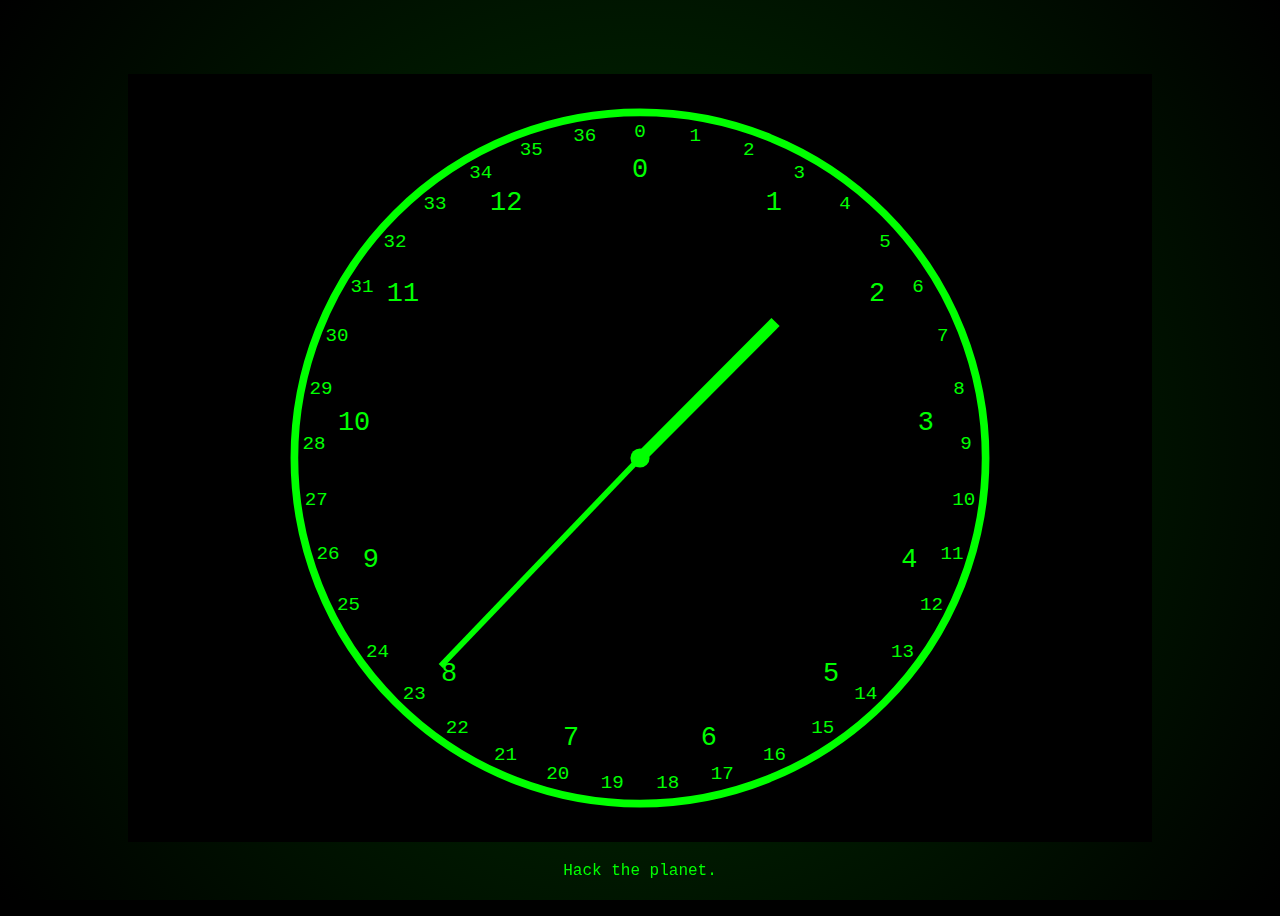
<file: leet.html>
<!DOCTYPE html>
<html lang="en">
<head>
  <meta charset="UTF-8" />
  <meta name="viewport" content="width=device-width, initial-scale=1.0" />
  <title>Leet Clock</title>
  <style>
    body {
      background-color: black;
      color: lime;
      font-family: monospace;
      display: flex;
      justify-content: center;
      align-items: center;
      height: 100vh;
      overflow: hidden;
    }
    svg {
      background-color: black;
    }
    .background {
      position: fixed;
      width: 100%;
      height: 100%;
      top: 0;
      left: 0;
      z-index: -1;
      background: radial-gradient(circle, rgba(0,255,0,0.2) 0%, rgba(0,0,0,1) 100%);
      animation: pulse 5s infinite;
    }
    @keyframes pulse {
      0% { opacity: 0.9; }
      50% { opacity: 0.5; }
      100% { opacity: 0.9; }
    }
    #quote {
      position: absolute;
      bottom: 20px;
      color: lime;
      font-size: 1rem;
      text-align: center;
      width: 100%;
    }
  </style>
</head>
<body>
  <div class="background"></div>
  <svg id="leetClock" width="1024" height="768" viewBox="0 0 400 400">
    <!-- Clock face -->
    <circle cx="200" cy="200" r="180" stroke="lime" stroke-width="4" fill="none" />

    <!-- Hour and minute labels -->
    <g id="labels" fill="lime" font-size="14" font-family="monospace" text-anchor="middle" dominant-baseline="middle"></g>

    <!-- Minute hand -->
    <line id="minuteHand" x1="200" y1="200" x2="200" y2="50" stroke="lime" stroke-width="3" />
    <!-- Hour hand -->
    <line id="hourHand" x1="200" y1="200" x2="200" y2="100" stroke="lime" stroke-width="6" />
    <!-- Center dot -->
    <circle cx="200" cy="200" r="5" fill="lime" />
  </svg>

  <div id="quote"></div>

  <audio id="sound" src="https://www.soundjay.com/button/beep-07.wav" preload="auto"></audio>

  <script>
    const centerX = 200;
    const centerY = 200;
    const hourRadius = 150;
    const minuteRadius = 170;

    const hourCount = 13;
    const minuteCount = 37;
    const labelGroup = document.getElementById("labels");

    // Draw hour labels
    for (let i = 0; i < hourCount; i++) {
      const angle = ((360 / hourCount) * i - 90) * (Math.PI / 180);
      const x = centerX + hourRadius * Math.cos(angle);
      const y = centerY + hourRadius * Math.sin(angle);
      const text = document.createElementNS("http://www.w3.org/2000/svg", "text");
      text.setAttribute("x", x);
      text.setAttribute("y", y);
      text.textContent = i.toString();
      labelGroup.appendChild(text);
    }

    // Draw minute labels
    for (let i = 0; i < minuteCount; i++) {
      const angle = ((360 / minuteCount) * i - 90) * (Math.PI / 180);
      const x = centerX + minuteRadius * Math.cos(angle);
      const y = centerY + minuteRadius * Math.sin(angle);
      const text = document.createElementNS("http://www.w3.org/2000/svg", "text");
      text.setAttribute("x", x);
      text.setAttribute("y", y);
      text.setAttribute("font-size", "10");
      text.textContent = i.toString();
      labelGroup.appendChild(text);
    }

    const quotes = [
      "All your base are belong to us.",
      "I'm in your clock, showing your time.",
      "Leetness is a mindset.",
      "Hack the planet.",
      "There is no spoon... just time.",
      "Kello 13:37 - aikaa olla leet."
    ];

    function getRandomQuote() {
      return quotes[Math.floor(Math.random() * quotes.length)];
    }

    function updateClock() {
      const now = new Date();
      const realHours = now.getHours();
      const realMinutes = now.getMinutes();
      const realSeconds = now.getSeconds();

      // Map real time to leet time so that 13:37 in real time => 13:37 in leet time
      const totalRealMinutes = realHours * 60 + realMinutes + realSeconds / 60;
      const totalLeetMinutes = ((totalRealMinutes - (13 * 60 + 37) + 1440) % 1440);
      const leetHour = Math.floor((totalLeetMinutes / 1440) * hourCount);
      const leetMinute = Math.floor(((totalLeetMinutes % (1440 / hourCount)) / (1440 / hourCount)) * minuteCount);

      const minuteAngle = (leetMinute / minuteCount) * 360;
      const hourAngle = ((leetHour + leetMinute / minuteCount) / hourCount) * 360;

      const setHand = (id, angleDeg, length) => {
        const angleRad = (angleDeg - 90) * (Math.PI / 180);
        const x2 = centerX + length * Math.cos(angleRad);
        const y2 = centerY + length * Math.sin(angleRad);
        const hand = document.getElementById(id);
        hand.setAttribute("x2", x2);
        hand.setAttribute("y2", y2);
      };

      setHand("minuteHand", minuteAngle, 150);
      setHand("hourHand", hourAngle, 100);

      // Leet alert
      if (realHours === 13 && realMinutes === 37 && realSeconds === 0) {
        document.getElementById("sound").play();
        document.getElementById("quote").textContent = "\u{1F389} 13:37 Achieved! Stay leet. \u{1F389}";
      }
    }

    document.getElementById("quote").textContent = getRandomQuote();
    setInterval(updateClock, 1000);
    updateClock();
  </script>
</body>
</html>
</file>
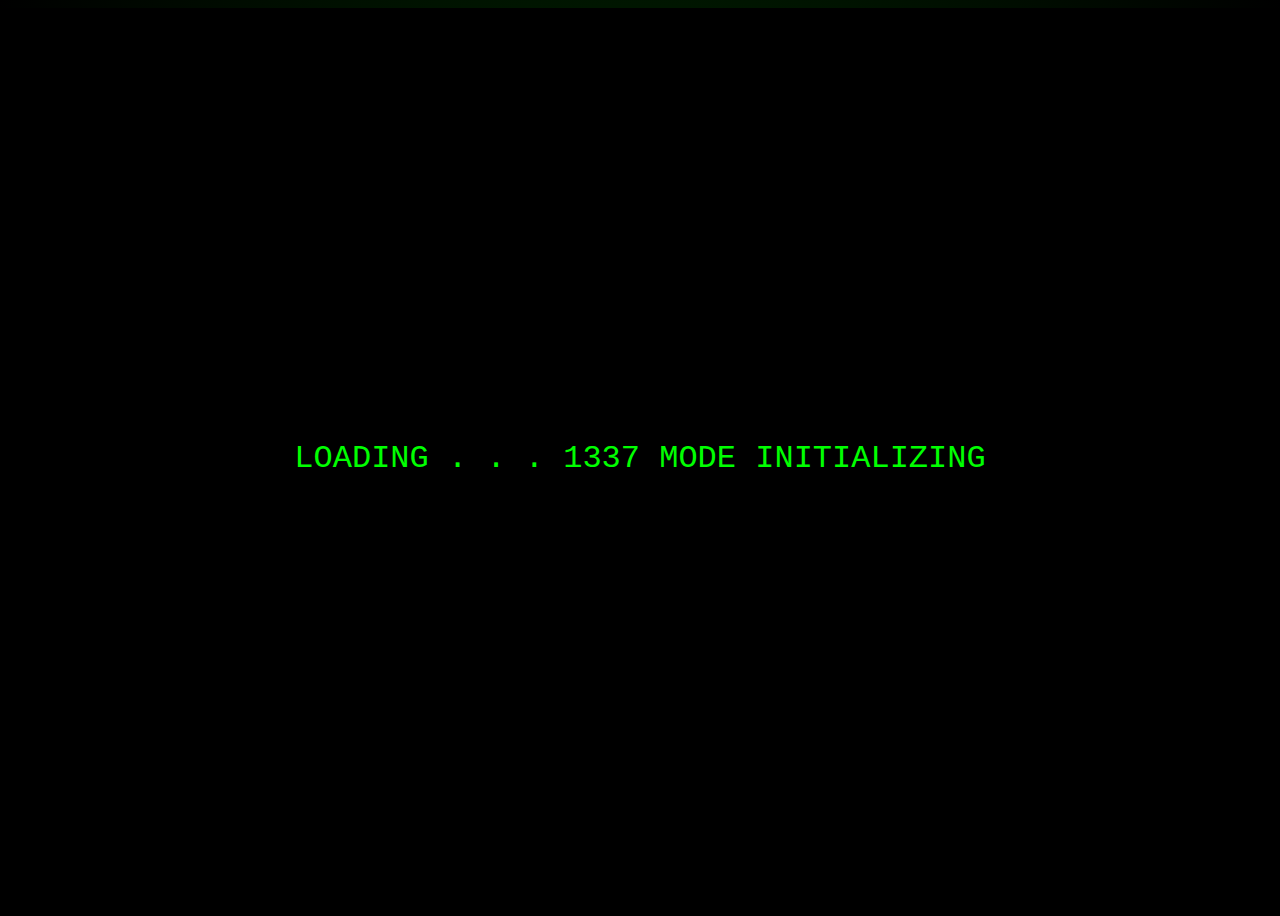
<file: leetkello1.0.html>
<!DOCTYPE html>
<html lang="en">
<head>
  <meta charset="UTF-8" />
  <meta name="viewport" content="width=device-width, initial-scale=1.0" />
  <title>Leet Clock</title>
  <style>
    :root {
      --bg-color: black;
      --text-color: lime;
    }
    body {
      background-color: var(--bg-color);
      color: var(--text-color);
      font-family: monospace;
      display: flex;
      flex-direction: column;
      justify-content: center;
      align-items: center;
      height: 100vh;
      overflow: hidden;
      transition: background-color 0.5s, color 0.5s;
    }
    svg {
      background-color: var(--bg-color);
    }
    .background {
      position: fixed;
      width: 100%;
      height: 100%;
      top: 0;
      left: 0;
      z-index: -1;
      background: radial-gradient(circle, rgba(0,255,0,0.2) 0%, rgba(0,0,0,1) 100%);
      animation: pulse 5s infinite;
    }
    @keyframes pulse {
      0% { opacity: 0.9; }
      50% { opacity: 0.5; }
      100% { opacity: 0.9; }
    }
    #quote {
      color: var(--text-color);
      font-size: 1rem;
      text-align: center;
      margin-top: 1rem;
    }
    #digital {
      font-size: 1.5rem;
      margin-top: 1rem;
      color: var(--text-color);
    }
    #toggleTheme, #toggleMode {
      position: absolute;
      top: 10px;
      background: none;
      border: 1px solid var(--text-color);
      color: var(--text-color);
      padding: 5px 10px;
      font-family: monospace;
      cursor: pointer;
    }
    #toggleTheme {
      right: 10px;
    }
    #toggleMode {
      left: 10px;
    }
    #startup {
      position: absolute;
      width: 100%;
      height: 100%;
      background-color: black;
      color: lime;
      font-size: 2rem;
      display: flex;
      align-items: center;
      justify-content: center;
      z-index: 10;
      animation: fadeOut 1s forwards;
    }
    @keyframes fadeOut {
      0% { opacity: 1; }
      90% { opacity: 1; }
      100% { opacity: 0; visibility: hidden; }
    }
  </style>
</head>
<body>
  <div id="startup">LOADING . . . 1337 MODE INITIALIZING</div>
  <div class="background"></div>
  <button id="toggleTheme">Toggle Theme</button>
  <button id="toggleMode">Leet Mode</button>
  <svg id="leetClock" width="1024" height="768" viewBox="0 0 400 400">
    <circle cx="200" cy="200" r="180" stroke="lime" stroke-width="4" fill="none" />
    <g id="labels" fill="lime" font-size="14" font-family="monospace" text-anchor="middle" dominant-baseline="middle"></g>
    <line id="minuteHand" x1="200" y1="200" x2="200" y2="50" stroke="lime" stroke-width="3" style="transition: all 0.5s ease;" />
    <line id="hourHand" x1="200" y1="200" x2="200" y2="100" stroke="lime" stroke-width="6" style="transition: all 0.5s ease;" />
    <circle cx="200" cy="200" r="5" fill="lime" />
  </svg>
  <div id="digital"></div>
  <div id="quote"></div>
  <audio id="sound" src="https://www.soundjay.com/button/beep-07.wav" preload="auto"></audio>
  <script>
    const centerX = 200;
    const centerY = 200;
    let mode = 'leet';

    const modeSettings = {
      leet: { hours: 13, minutes: 37, label: "Leet time" },
      real: { hours: 24, minutes: 60, label: "Real time" },
      sata: { hours: 100, minutes: 100, label: "Sata time" },
    };

    const labelGroup = document.getElementById("labels");

    function drawLabels(hourCount, minuteCount) {
      labelGroup.innerHTML = '';
      const hourRadius = 150;
      const minuteRadius = 170;
      for (let i = 0; i < hourCount; i++) {
        const angle = ((360 / hourCount) * i - 90) * (Math.PI / 180);
        const x = centerX + hourRadius * Math.cos(angle);
        const y = centerY + hourRadius * Math.sin(angle);
        const text = document.createElementNS("http://www.w3.org/2000/svg", "text");
        text.setAttribute("x", x);
        text.setAttribute("y", y);
        text.setAttribute("font-size", "10");
        text.textContent = i.toString();
        labelGroup.appendChild(text);
      }
      for (let i = 0; i < minuteCount; i++) {
        const angle = ((360 / minuteCount) * i - 90) * (Math.PI / 180);
        const x = centerX + minuteRadius * Math.cos(angle);
        const y = centerY + minuteRadius * Math.sin(angle);
        const text = document.createElementNS("http://www.w3.org/2000/svg", "text");
        text.setAttribute("x", x);
        text.setAttribute("y", y);
        text.setAttribute("font-size", "10");
        text.textContent = i.toString();
        labelGroup.appendChild(text);
      }
    }

    function updateClock() {
      const now = new Date();
      const realHours = now.getHours();
      const realMinutes = now.getMinutes();
      const realSeconds = now.getSeconds();

      const secondsInDay = 24 * 60 * 60;
      const nowInSeconds = realHours * 3600 + realMinutes * 60 + realSeconds;
      const fractionOfDay = nowInSeconds / secondsInDay;

      const hourCount = modeSettings[mode].hours;
      const minuteCount = modeSettings[mode].minutes;
      const totalMinutes = fractionOfDay * (hourCount * minuteCount);
      const customHour = Math.floor(totalMinutes / minuteCount) % hourCount;
      const customMinute = Math.floor(totalMinutes % minuteCount);

      const minuteAngle = (customMinute / minuteCount) * 360;
      const hourAngle = ((customHour + customMinute / minuteCount) / hourCount) * 360;

      const setHand = (id, angleDeg, length) => {
        const angleRad = (angleDeg - 90) * (Math.PI / 180);
        const x2 = centerX + length * Math.cos(angleRad);
        const y2 = centerY + length * Math.sin(angleRad);
        const hand = document.getElementById(id);
        hand.setAttribute("x2", x2);
        hand.setAttribute("y2", y2);
      };

      setHand("minuteHand", minuteAngle, 150);
      setHand("hourHand", hourAngle, 100);

      document.getElementById("digital").textContent = `${modeSettings[mode].label}: ${customHour.toString().padStart(2, '0')}:${customMinute.toString().padStart(2, '0')}`;

      if (realHours === 13 && realMinutes === 37 && realSeconds === 0) {
        document.getElementById("sound").play();
        document.getElementById("quote").textContent = "🎉 13:37 Achieved! Stay leet. 🎉";
      }
    }

    function updateQuote() {
      const quotes = [
        "All your base are belong to us.",
        "I'm in your clock, showing your time.",
        "Leetness is a mindset.",
        "Hack the planet.",
        "There is no spoon... just time.",
        "Kello 13:37 - aikaa olla leet."
      ];
      document.getElementById("quote").textContent = quotes[Math.floor(Math.random() * quotes.length)];
    }

    document.getElementById("toggleTheme").addEventListener("click", () => {
      const root = document.documentElement;
      const isDark = getComputedStyle(root).getPropertyValue('--bg-color').trim() === 'black';
      root.style.setProperty('--bg-color', isDark ? 'white' : 'black');
      root.style.setProperty('--text-color', isDark ? 'black' : 'lime');
    });

    document.getElementById("toggleMode").addEventListener("click", () => {
      const modes = Object.keys(modeSettings);
      const currentIndex = modes.indexOf(mode);
      mode = modes[(currentIndex + 1) % modes.length];
      drawLabels(modeSettings[mode].hours, modeSettings[mode].minutes);
    });

    drawLabels(modeSettings[mode].hours, modeSettings[mode].minutes);
    updateQuote();
    setInterval(updateQuote, 3600000);
    setInterval(updateClock, 1000);
    updateClock();
  </script>
</body>
</html>
</file>
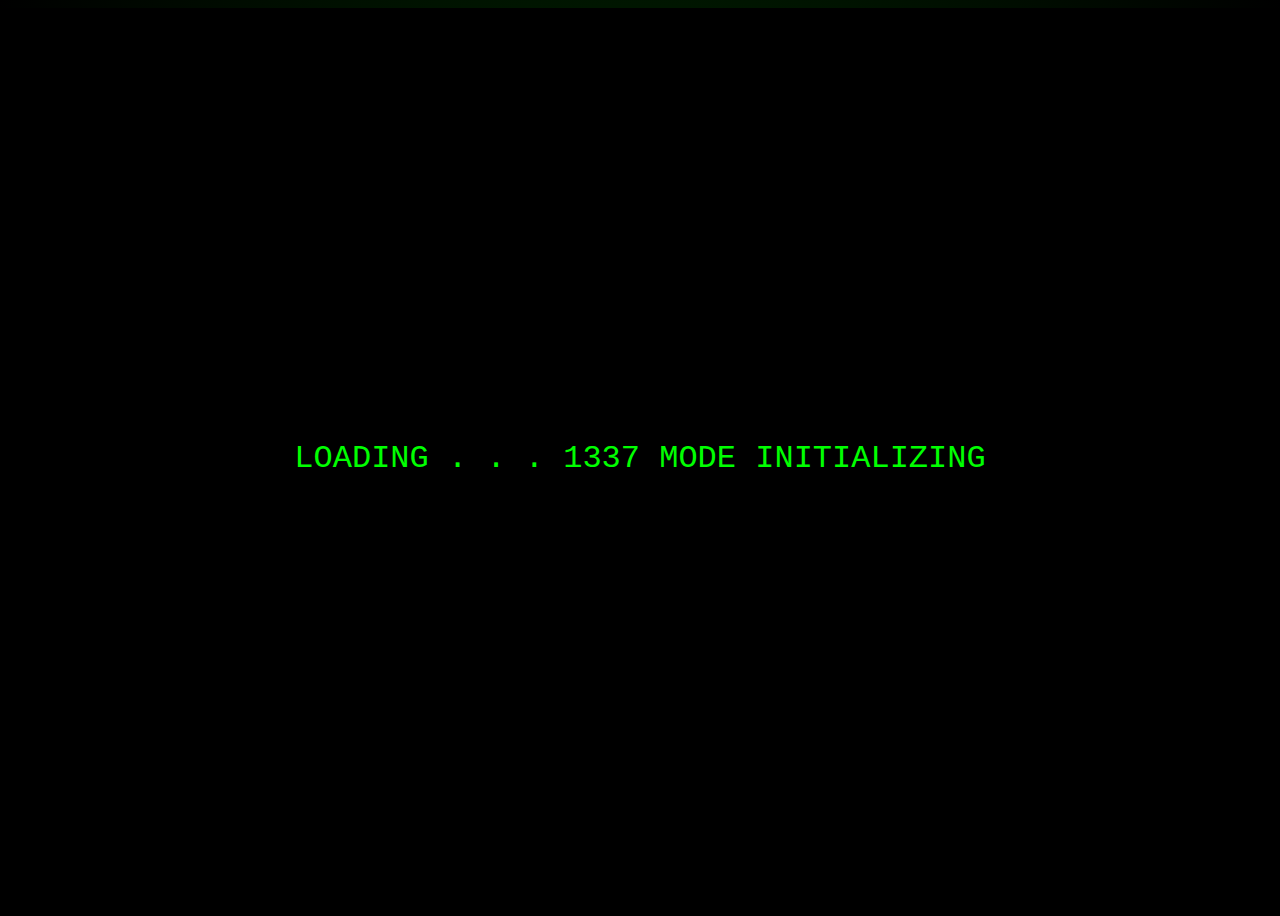
<file: leetkello2.0.html>
<!DOCTYPE html>
<html lang="en">
<head>
  <meta charset="UTF-8" />
  <meta name="viewport" content="width=device-width, initial-scale=1.0" />
  <title>Leet Clock</title>
  <style>
    :root {
      --bg-color: black;
      --text-color: lime;
    }
    body {
      background-color: var(--bg-color);
      color: var(--text-color);
      font-family: monospace;
      display: flex;
      flex-direction: column;
      justify-content: center;
      align-items: center;
      height: 100vh;
      overflow: hidden;
      transition: background-color 0.5s, color 0.5s;
    }
    svg {
      background-color: transparent;
    }
    .background {
      position: fixed;
      width: 100%;
      height: 100%;
      top: 0;
      left: 0;
      z-index: -1;
      background: radial-gradient(circle, rgba(0,255,0,0.2) 0%, rgba(0,0,0,1) 100%);
      animation: pulse 5s infinite;
    }
    @keyframes pulse {
      0% { opacity: 0.9; }
      50% { opacity: 0.5; }
      100% { opacity: 0.9; }
    }
    #quote {
      color: var(--text-color);
      font-size: 1rem;
      text-align: center;
      margin-top: 1rem;
    }
    #digital {
      font-size: 1.5rem;
      margin-top: 1rem;
      color: var(--text-color);
    }
    #toggleTheme, #toggleMode {
      position: absolute;
      top: 10px;
      background: none;
      border: 1px solid var(--text-color);
      color: var(--text-color);
      padding: 5px 10px;
      font-family: monospace;
      cursor: pointer;
    }
    #toggleTheme {
      right: 10px;
    }
    #toggleMode {
      left: 10px;
    }
    #startup {
      position: absolute;
      width: 100%;
      height: 100%;
      background-color: black;
      color: lime;
      font-size: 2rem;
      display: flex;
      align-items: center;
      justify-content: center;
      z-index: 10;
      animation: fadeOut 1s forwards;
    }
    @keyframes fadeOut {
      0% { opacity: 1; }
      90% { opacity: 1; }
      100% { opacity: 0; visibility: hidden; }
    }
  </style>
</head>
<body>
  <div id="startup">LOADING . . . 1337 MODE INITIALIZING</div>
  <div class="background"></div>
  <button id="toggleTheme">Toggle Theme</button>
  <button id="toggleMode">Leet Mode</button>
  <svg id="leetClock" width="1024" height="768" viewBox="0 0 400 400">
    <circle cx="200" cy="200" r="180" stroke="lime" stroke-width="4" fill="none" />
    <g id="labels" fill="lime" font-family="monospace" text-anchor="middle" dominant-baseline="middle"></g>
    <line id="minuteHand" x1="200" y1="200" x2="200" y2="50" stroke="lime" stroke-width="3" style="transition: all 0.5s ease;" />
    <line id="hourHand" x1="200" y1="200" x2="200" y2="100" stroke="lime" stroke-width="6" style="transition: all 0.5s ease;" />
    <circle cx="200" cy="200" r="5" fill="lime" />
  </svg>
  <div id="digital"></div>
  <div id="quote"></div>
  <audio id="sound" src="https://www.soundjay.com/button/beep-07.wav" preload="auto"></audio>
  <script>
    const centerX = 200;
    const centerY = 200;
    let mode = 'leet';

    const modeSettings = {
      leet: { hours: 13, minutes: 37, label: "Leet time", hourFont: 12, minuteFont: 8 },
      real: { hours: 24, minutes: 60, label: "Real time", hourFont: 14, minuteFont: 10 },
      sata: { hours: 100, minutes: 100, label: "Sata time", hourFont: 8, minuteFont: 8 },
    };

    const labelGroup = document.getElementById("labels");

    function drawLabels(hourCount, minuteCount) {
      labelGroup.innerHTML = '';
      const hourRadius = 150;
      const minuteRadius = 170;
      const settings = modeSettings[mode];
      for (let i = 0; i < hourCount; i++) {
        const angle = ((360 / hourCount) * i - 90) * (Math.PI / 180);
        const x = centerX + hourRadius * Math.cos(angle);
        const y = centerY + hourRadius * Math.sin(angle);
        const text = document.createElementNS("http://www.w3.org/2000/svg", "text");
        text.setAttribute("x", x);
        text.setAttribute("y", y);
        text.setAttribute("font-size", settings.hourFont);
        text.textContent = i.toString();
        labelGroup.appendChild(text);
      }
      for (let i = 0; i < minuteCount; i++) {
        const angle = ((360 / minuteCount) * i - 90) * (Math.PI / 180);
        const x = centerX + minuteRadius * Math.cos(angle);
        const y = centerY + minuteRadius * Math.sin(angle);
        const text = document.createElementNS("http://www.w3.org/2000/svg", "text");
        text.setAttribute("x", x);
        text.setAttribute("y", y);
        text.setAttribute("font-size", settings.minuteFont);
        text.textContent = i.toString();
        labelGroup.appendChild(text);
      }
    }

    function updateClock() {
      const now = new Date();
      const realHours = now.getHours();
      const realMinutes = now.getMinutes();
      const realSeconds = now.getSeconds();

      const secondsInDay = 24 * 60 * 60;
      const nowInSeconds = realHours * 3600 + realMinutes * 60 + realSeconds;
      const fractionOfDay = nowInSeconds / secondsInDay;

      const settings = modeSettings[mode];
      const hourCount = settings.hours;
      const minuteCount = settings.minutes;
      const totalMinutes = fractionOfDay * (hourCount * minuteCount);
      const customHour = Math.floor(totalMinutes / minuteCount) % hourCount;
      const customMinute = Math.floor(totalMinutes % minuteCount);

      const minuteAngle = (customMinute / minuteCount) * 360;
      const hourAngle = ((customHour + customMinute / minuteCount) / hourCount) * 360;

      const setHand = (id, angleDeg, length) => {
        const angleRad = (angleDeg - 90) * (Math.PI / 180);
        const x2 = centerX + length * Math.cos(angleRad);
        const y2 = centerY + length * Math.sin(angleRad);
        const hand = document.getElementById(id);
        hand.setAttribute("x2", x2);
        hand.setAttribute("y2", y2);
      };

      setHand("minuteHand", minuteAngle, 150);
      setHand("hourHand", hourAngle, 100);

      document.getElementById("digital").textContent = `${settings.label}: ${customHour.toString().padStart(2, '0')}:${customMinute.toString().padStart(2, '0')}`;

      if (realHours === 13 && realMinutes === 37 && realSeconds === 0) {
        document.getElementById("sound").play();
        document.getElementById("quote").textContent = "🎉 13:37 Achieved! Stay leet. 🎉";
      }
    }

    function updateQuote() {
      const quotes = [
        "All your base are belong to us.",
        "I'm in your clock, showing your time.",
        "Leetness is a mindset.",
        "Hack the planet.",
        "There is no spoon... just time.",
        "Kello 13:37 - aikaa olla leet."
      ];
      document.getElementById("quote").textContent = quotes[Math.floor(Math.random() * quotes.length)];
    }

    document.getElementById("toggleTheme").addEventListener("click", () => {
      const root = document.documentElement;
      const isDark = getComputedStyle(root).getPropertyValue('--bg-color').trim() === 'black';
      root.style.setProperty('--bg-color', isDark ? 'white' : 'black');
      root.style.setProperty('--text-color', isDark ? 'black' : 'lime');
    });

    document.getElementById("toggleMode").addEventListener("click", () => {
      const modes = Object.keys(modeSettings);
      const currentIndex = modes.indexOf(mode);
      mode = modes[(currentIndex + 1) % modes.length];
      drawLabels(modeSettings[mode].hours, modeSettings[mode].minutes);
      updateClock();
    });

    drawLabels(modeSettings[mode].hours, modeSettings[mode].minutes);
    updateQuote();
    setInterval(updateQuote, 3600000);
    setInterval(updateClock, 1000);
    updateClock();
  </script>
</body>
</html>
</file>
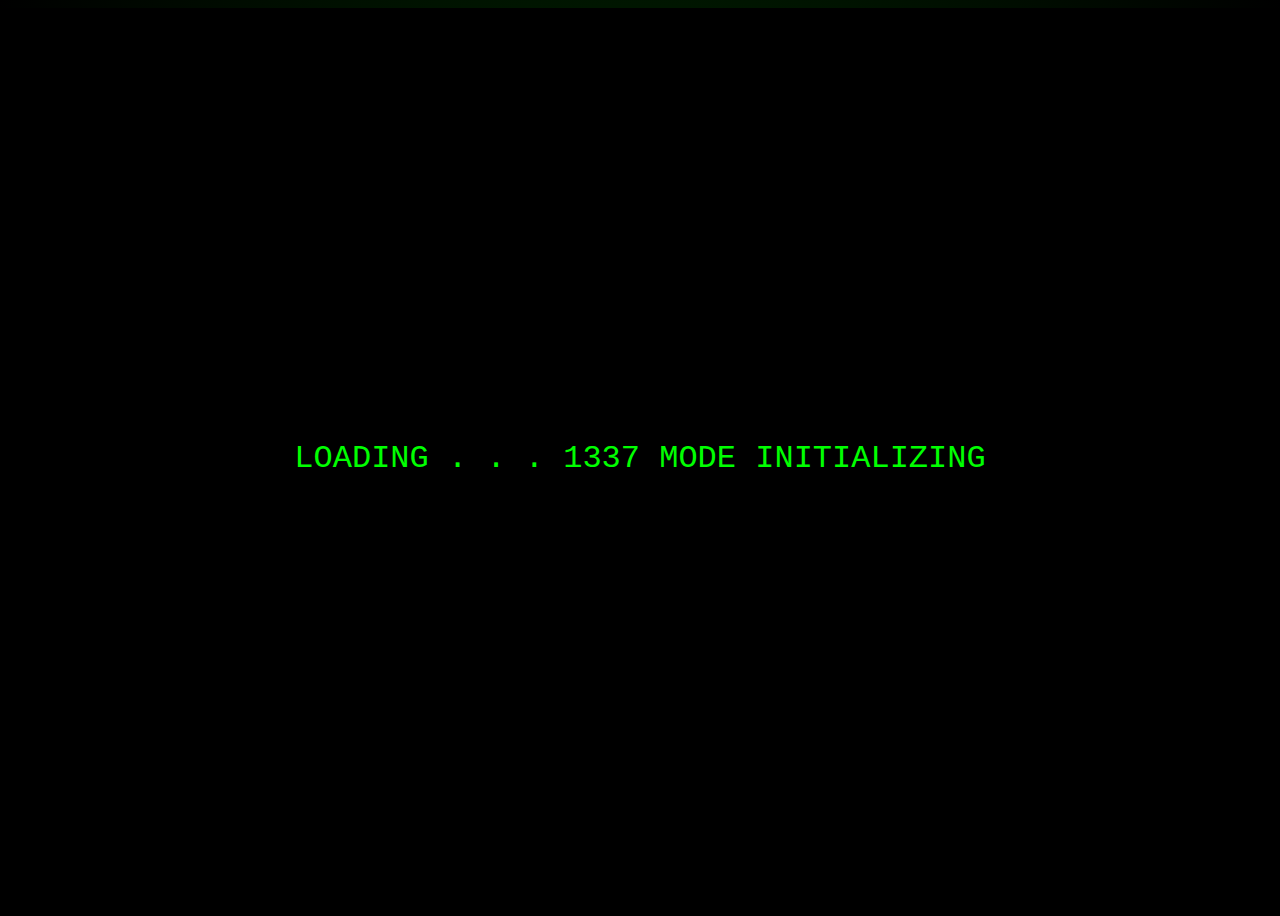
<file: leetkello3.0.html>
<!DOCTYPE html>
<html lang="en">
<head>
  <meta charset="UTF-8" />
  <meta name="viewport" content="width=device-width, initial-scale=1.0" />
  <title>Leet Clock</title>
  <style>
    :root {
      --bg-color: black;
      --text-color: lime;
    }
    body {
      background-color: var(--bg-color);
      color: var(--text-color);
      font-family: monospace;
      display: flex;
      flex-direction: column;
      justify-content: center;
      align-items: center;
      height: 100vh;
      overflow: hidden;
      transition: background-color 0.5s, color 0.5s;
    }
    svg {
      background-color: transparent;
    }
    .background {
      position: fixed;
      width: 100%;
      height: 100%;
      top: 0;
      left: 0;
      z-index: -1;
      background: radial-gradient(circle, rgba(0,255,0,0.2) 0%, rgba(0,0,0,1) 100%);
      animation: pulse 5s infinite;
    }
    @keyframes pulse {
      0% { opacity: 0.9; }
      50% { opacity: 0.5; }
      100% { opacity: 0.9; }
    }
    #quote {
      color: var(--text-color);
      font-size: 1rem;
      text-align: center;
      margin-top: 1rem;
    }
    #digital {
      font-size: 1.5rem;
      margin-top: 1rem;
      color: var(--text-color);
    }
    #toggleTheme, #toggleMode {
      position: absolute;
      top: 10px;
      background: none;
      border: 1px solid var(--text-color);
      color: var(--text-color);
      padding: 5px 10px;
      font-family: monospace;
      cursor: pointer;
    }
    #toggleTheme {
      right: 10px;
    }
    #toggleMode {
      left: 10px;
    }
    #startup {
      position: absolute;
      width: 100%;
      height: 100%;
      background-color: black;
      color: lime;
      font-size: 2rem;
      display: flex;
      align-items: center;
      justify-content: center;
      z-index: 10;
      animation: fadeOut 1s forwards;
    }
    @keyframes fadeOut {
      0% { opacity: 1; }
      90% { opacity: 1; }
      100% { opacity: 0; visibility: hidden; }
    }
  </style>
</head>
<body>
  <div id="startup">LOADING . . . 1337 MODE INITIALIZING</div>
  <div class="background"></div>
  <button id="toggleTheme">Toggle Theme</button>
  <button id="toggleMode">Leet Mode</button>
  <svg id="leetClock" width="1024" height="768" viewBox="0 0 400 400">
    <circle cx="200" cy="200" r="180" stroke="lime" stroke-width="4" fill="none" />
    <g id="labels" fill="lime" font-family="monospace" text-anchor="middle" dominant-baseline="middle"></g>
    <line id="minuteHand" x1="200" y1="200" x2="200" y2="50" stroke="lime" stroke-width="3" style="transition: all 0.5s ease;" />
    <line id="hourHand" x1="200" y1="200" x2="200" y2="100" stroke="lime" stroke-width="6" style="transition: all 0.5s ease;" />
    <circle cx="200" cy="200" r="5" fill="lime" />
  </svg>
  <div id="digital"></div>
  <div id="quote"></div>
  <audio id="sound" src="https://www.soundjay.com/button/beep-07.wav" preload="auto"></audio>
  <script>
    const centerX = 200;
    const centerY = 200;
    let mode = 'leet';

    const modeSettings = {
      leet: { hours: 13, minutes: 37, label: "Leet time", offset: 13 * 3600 + 37 * 60, hourFont: 24, minuteFont: 8 },
      real: { hours: 12, minutes: 60, label: "Real time", hourFont: 24, minuteFont: 10 },
      real24: { hours: 24, minutes: 60, label: "Real time 24h", hourFont: 18, minuteFont: 10 },
      sata: { hours: 100, minutes: 100, label: "Sata time", hourFont: 8, minuteFont: 8 },
    };

    const labelGroup = document.getElementById("labels");

    function drawLabels(hourCount, minuteCount) {
      labelGroup.innerHTML = '';
      const hourRadius = 150;
      const minuteRadius = 170;
      const settings = modeSettings[mode];
      for (let i = 0; i < hourCount; i++) {
        const angle = ((360 / hourCount) * i - 90) * (Math.PI / 180);
        const x = centerX + hourRadius * Math.cos(angle);
        const y = centerY + hourRadius * Math.sin(angle);
        const text = document.createElementNS("http://www.w3.org/2000/svg", "text");
        text.setAttribute("x", x);
        text.setAttribute("y", y);
        text.setAttribute("font-size", settings.hourFont);
        text.textContent = i.toString();
        labelGroup.appendChild(text);
      }
      for (let i = 0; i < minuteCount; i++) {
        const angle = ((360 / minuteCount) * i - 90) * (Math.PI / 180);
        const x = centerX + minuteRadius * Math.cos(angle);
        const y = centerY + minuteRadius * Math.sin(angle);
        const text = document.createElementNS("http://www.w3.org/2000/svg", "text");
        text.setAttribute("x", x);
        text.setAttribute("y", y);
        text.setAttribute("font-size", settings.minuteFont);
        text.textContent = i.toString();
        labelGroup.appendChild(text);
      }
    }

function updateClock() {
  const now = new Date();
  const realHours = now.getHours();
  const realMinutes = now.getMinutes();
  const realSeconds = now.getSeconds();

  const secondsInDay = 24 * 60 * 60;
  const nowInSeconds = realHours * 3600 + realMinutes * 60 + realSeconds;

  let adjustedSeconds = nowInSeconds;
  if (modeSettings[mode].offset) {
    adjustedSeconds = (nowInSeconds - modeSettings[mode].offset + secondsInDay) % secondsInDay;
  }

  const fractionOfDay = adjustedSeconds / secondsInDay;

  const settings = modeSettings[mode];
  const hourCount = settings.hours;
  const minuteCount = settings.minutes;
  const totalMinutes = fractionOfDay * (hourCount * minuteCount);
  let customHour = Math.floor(totalMinutes / minuteCount) % hourCount;
  let customMinute = Math.floor(totalMinutes % minuteCount);

  if (mode === 'real') {
    customHour = realHours; // Keep 24-hour format for real time
    customMinute = realMinutes;
  }

  const minuteAngle = (customMinute / minuteCount) * 360;
  const hourAngle = ((customHour + customMinute / minuteCount) / hourCount) * 360;

  const setHand = (id, angleDeg, length) => {
    const angleRad = (angleDeg - 90) * (Math.PI / 180);
    const x2 = centerX + length * Math.cos(angleRad);
    const y2 = centerY + length * Math.sin(angleRad);
    const hand = document.getElementById(id);
    hand.setAttribute("x2", x2);
    hand.setAttribute("y2", y2);
  };

  setHand("minuteHand", minuteAngle, 150);
  setHand("hourHand", hourAngle, 100);

  // Show time in 24-hour format
  document.getElementById("digital").textContent = `${settings.label}: ${customHour.toString().padStart(2, '0')}:${customMinute.toString().padStart(2, '0')}`;

  if (realHours === 13 && realMinutes === 37 && realSeconds === 0) {
    document.getElementById("sound").play();
    document.getElementById("quote").textContent = "🎉 13:37 Achieved! Stay leet. 🎉";
  }
}

    function updateQuote() {
      const quotes = [
        "All your base are belong to us.",
        "I'm in your clock, showing your time.",
        "Leetness is a mindset.",
        "Hack the planet.",
        "There is no spoon... just time.",
        "Kello 13:37 - aikaa olla leet."
      ];
      document.getElementById("quote").textContent = quotes[Math.floor(Math.random() * quotes.length)];
    }

    function setTheme(isDark) {
      const root = document.documentElement;
      root.style.setProperty('--bg-color', isDark ? 'black' : 'white');
      root.style.setProperty('--text-color', isDark ? 'lime' : 'black');
      localStorage.setItem("leetClockTheme", isDark ? "dark" : "light");
    }

    document.getElementById("toggleTheme").addEventListener("click", () => {
      const currentBg = getComputedStyle(document.documentElement).getPropertyValue('--bg-color').trim();
      const isCurrentlyDark = currentBg === 'black';
      setTheme(!isCurrentlyDark);
    });

    document.getElementById("toggleMode").addEventListener("click", () => {
      const modes = Object.keys(modeSettings);
      const currentIndex = modes.indexOf(mode);
      mode = modes[(currentIndex + 1) % modes.length];
      localStorage.setItem("leetClockMode", mode); // 🔒 Save mode
      drawLabels(modeSettings[mode].hours, modeSettings[mode].minutes);
      updateClock();
    });

    const savedMode = localStorage.getItem("leetClockMode");
    if (savedMode && modeSettings[savedMode]) {
      mode = savedMode;
    }
    drawLabels(modeSettings[mode].hours, modeSettings[mode].minutes);

    const savedTheme = localStorage.getItem("leetClockTheme");
    if (savedTheme === "dark" || savedTheme === "light") {
      setTheme(savedTheme === "dark");
    }

    updateQuote();
    setInterval(updateQuote, 3600000);
    setInterval(updateClock, 1000);
    updateClock();
  </script>
</body>
</html>
</file>
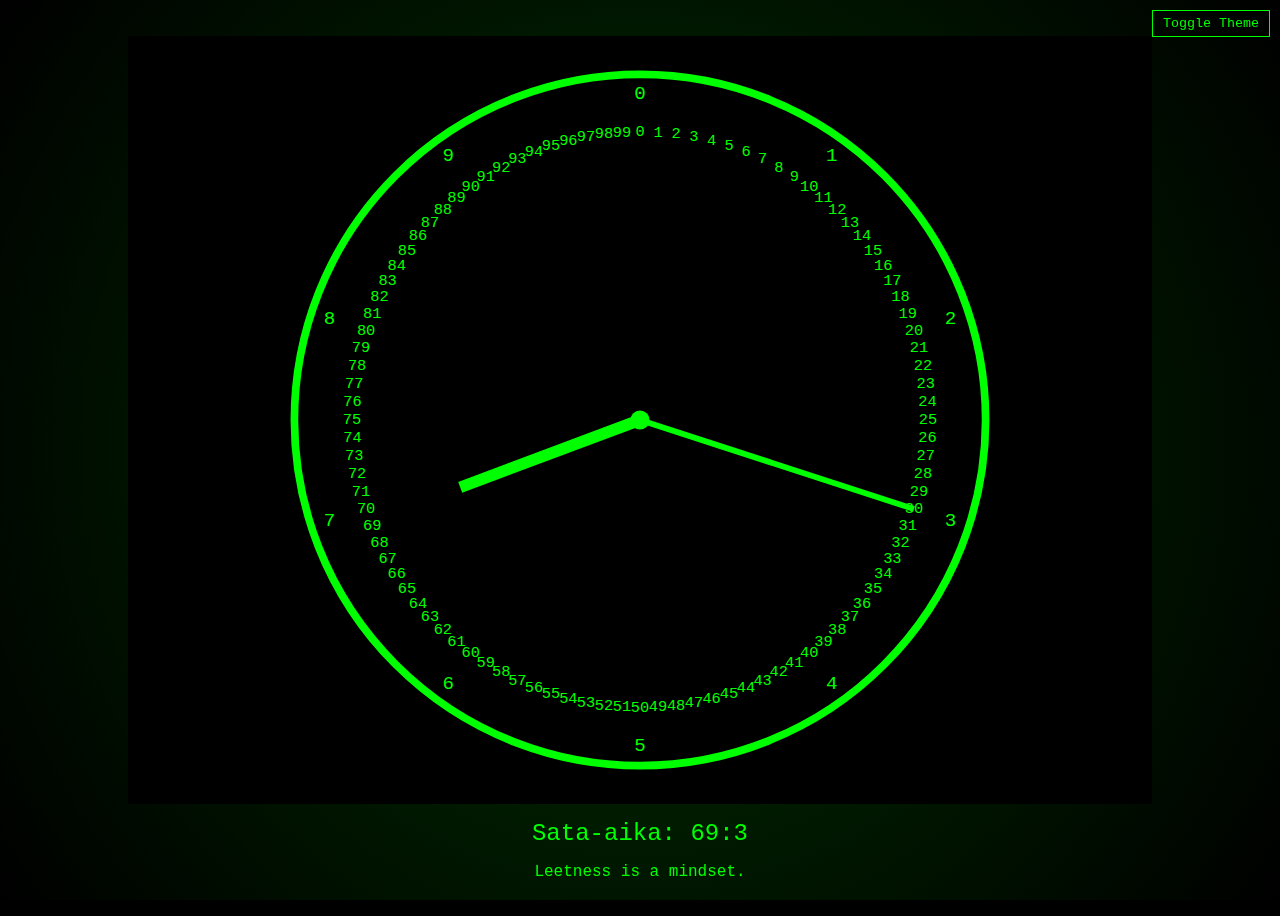
<file: satakello.html>
<!DOCTYPE html>
<html lang="en">
<head>
  <meta charset="UTF-8" />
  <meta name="viewport" content="width=device-width, initial-scale=1.0" />
  <title>Leet Clock</title>
  <style>
    :root {
      --bg-color: black;
      --text-color: lime;
    }
    body {
      background-color: var(--bg-color);
      color: var(--text-color);
      font-family: monospace;
      display: flex;
      flex-direction: column;
      justify-content: center;
      align-items: center;
      height: 100vh;
      overflow: hidden;
      transition: background-color 0.5s, color 0.5s;
    }
    svg {
      background-color: var(--bg-color);
    }
    .background {
      position: fixed;
      width: 100%;
      height: 100%;
      top: 0;
      left: 0;
      z-index: -1;
      background: radial-gradient(circle, rgba(0,255,0,0.2) 0%, rgba(0,0,0,1) 100%);
      animation: pulse 5s infinite;
    }
    @keyframes pulse {
      0% { opacity: 0.9; }
      50% { opacity: 0.5; }
      100% { opacity: 0.9; }
    }
    #quote {
      color: var(--text-color);
      font-size: 1rem;
      text-align: center;
      margin-top: 1rem;
    }
    #digital {
      font-size: 1.5rem;
      margin-top: 1rem;
      color: var(--text-color);
    }
    #toggleTheme {
      position: absolute;
      top: 10px;
      right: 10px;
      background: none;
      border: 1px solid var(--text-color);
      color: var(--text-color);
      padding: 5px 10px;
      font-family: monospace;
      cursor: pointer;
    }
  </style>
</head>
<body>
  <div class="background"></div>
  <button id="toggleTheme">Toggle Theme</button>
  <svg id="leetClock" width="1024" height="768" viewBox="0 0 400 400">
    <circle cx="200" cy="200" r="180" stroke="lime" stroke-width="4" fill="none" />
    <g id="labels" fill="lime" font-size="14" font-family="monospace" text-anchor="middle" dominant-baseline="middle"></g>
    <line id="minuteHand" x1="200" y1="200" x2="200" y2="50" stroke="lime" stroke-width="3" style="transition: all 0.5s ease;" />
    <line id="hourHand" x1="200" y1="200" x2="200" y2="100" stroke="lime" stroke-width="6" style="transition: all 0.5s ease;" />
    <circle cx="200" cy="200" r="5" fill="lime" />
  </svg>

  <div id="digital"></div>
  <div id="quote"></div>
  <audio id="sound" src="https://www.soundjay.com/button/beep-07.wav" preload="auto"></audio>

  <script>
    const centerX = 200;
    const centerY = 200;
    const hourRadius = 150;
    const minuteRadius = 170;
    const hourCount = 100;
    const minuteCount = 10;
    const labelGroup = document.getElementById("labels");

    for (let i = 0; i < hourCount; i++) {
      const angle = ((360 / hourCount) * i - 90) * (Math.PI / 180);
      const x = centerX + hourRadius * Math.cos(angle);
      const y = centerY + hourRadius * Math.sin(angle);
      const text = document.createElementNS("http://www.w3.org/2000/svg", "text");
      text.setAttribute("x", x);
      text.setAttribute("y", y);
      text.setAttribute("font-size", "8");
      text.textContent = i.toString();
      labelGroup.appendChild(text);
    }

    for (let i = 0; i < minuteCount; i++) {
      const angle = ((360 / minuteCount) * i - 90) * (Math.PI / 180);
      const x = centerX + minuteRadius * Math.cos(angle);
      const y = centerY + minuteRadius * Math.sin(angle);
      const text = document.createElementNS("http://www.w3.org/2000/svg", "text");
      text.setAttribute("x", x);
      text.setAttribute("y", y);
      text.setAttribute("font-size", "10");
      text.textContent = i.toString();
      labelGroup.appendChild(text);
    }

    const quotes = [
      "All your base are belong to us.",
      "I'm in your clock, showing your time.",
      "Leetness is a mindset.",
      "Hack the planet.",
      "There is no spoon... just time.",
      "Kello 13:37 - aikaa olla leet."
    ];

    function getRandomQuote() {
      return quotes[Math.floor(Math.random() * quotes.length)];
    }

    function updateClock() {
      const now = new Date();
      const realHours = now.getHours();
      const realMinutes = now.getMinutes();
      const realSeconds = now.getSeconds();

      const secondsInDay = 24 * 60 * 60;
      const nowInSeconds = realHours * 3600 + realMinutes * 60 + realSeconds;
      const fractionOfDay = nowInSeconds / secondsInDay;

      const totalLeetMinutes = fractionOfDay * (100 * 10);
      const leetHour = Math.floor(totalLeetMinutes / 10) % 100;
      const leetMinute = Math.floor(totalLeetMinutes % 10);

      const minuteAngle = (leetMinute / minuteCount) * 360;
      const hourAngle = ((leetHour + leetMinute / minuteCount) / hourCount) * 360;

      const setHand = (id, angleDeg, length) => {
        const angleRad = (angleDeg - 90) * (Math.PI / 180);
        const x2 = centerX + length * Math.cos(angleRad);
        const y2 = centerY + length * Math.sin(angleRad);
        const hand = document.getElementById(id);
        hand.setAttribute("x2", x2);
        hand.setAttribute("y2", y2);
      };

      setHand("minuteHand", minuteAngle, 150);
      setHand("hourHand", hourAngle, 100);

      document.getElementById("digital").textContent = `Sata-aika: ${leetHour.toString().padStart(2, '0')}:${leetMinute}`;

      if (realHours === 13 && realMinutes === 37 && realSeconds === 0) {
        document.getElementById("sound").play();
        document.getElementById("quote").textContent = "\u{1F389} 13:37 Achieved! Stay leet. \u{1F389}";
      }
    }

    function updateQuote() {
      document.getElementById("quote").textContent = getRandomQuote();
    }

    document.getElementById("toggleTheme").addEventListener("click", () => {
      const root = document.documentElement;
      const isDark = getComputedStyle(root).getPropertyValue('--bg-color').trim() === 'black';
      root.style.setProperty('--bg-color', isDark ? 'white' : 'black');
      root.style.setProperty('--text-color', isDark ? 'black' : 'lime');
    });

    updateQuote();
    setInterval(updateQuote, 3600000);
    setInterval(updateClock, 1000);
    updateClock();
  </script>
</body>
</html>
</file>
